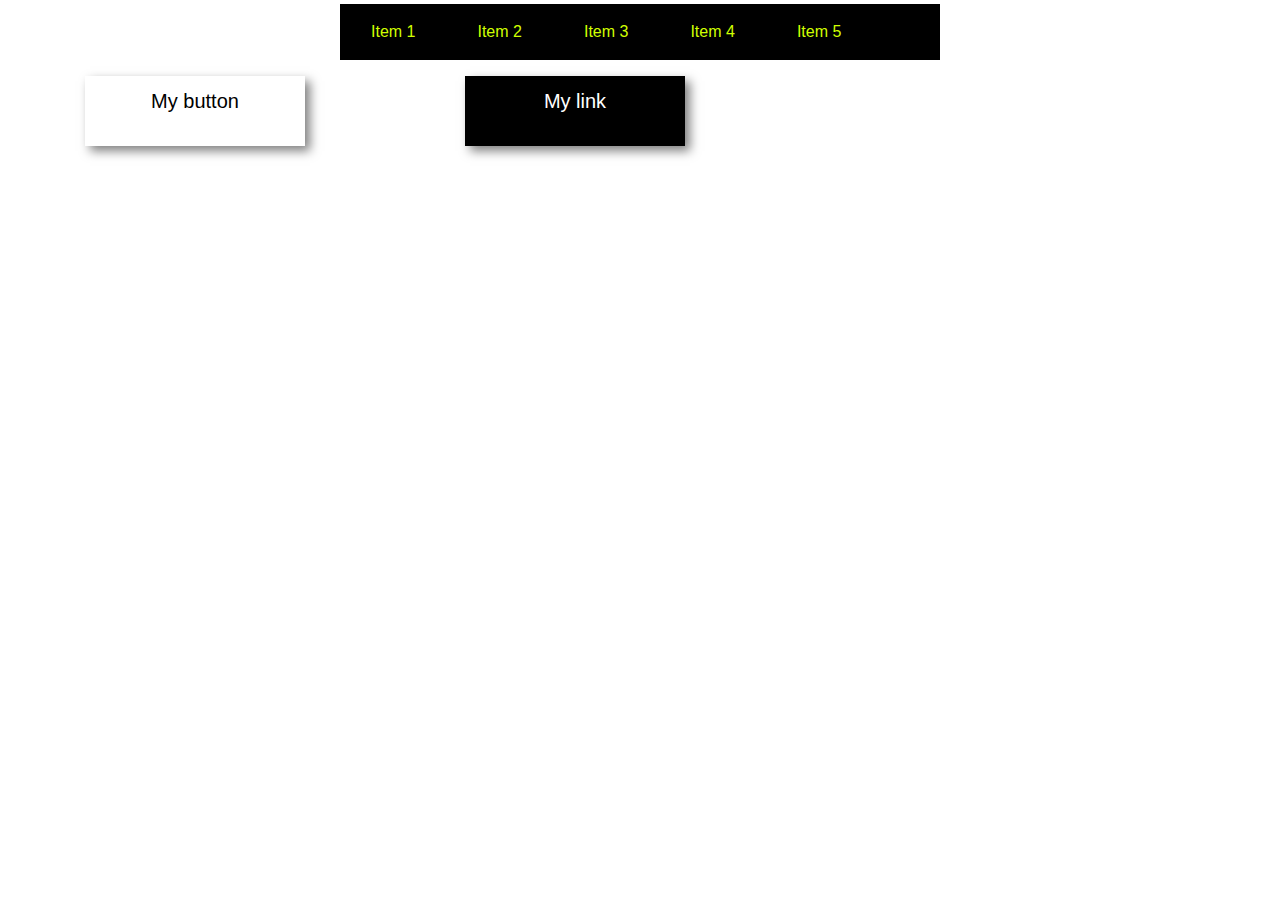
<file: index.html>
<!DOCTYPE html>
<html lang="en">
<head>
    <meta charset="UTF-8">
    <title>lesson 19</title>
    <link rel="stylesheet" href="css/main.css">
    <link rel="stylesheet" href="css/bootstrap.css">
</head>
<body>
<header>
    <ul class="nav my-1">
        <li class="nav-item">
            <a href="#" class="nav-link">Item 1</a>
        </li>
        <li class="nav-item">
            <a href="#" class="nav-link">Item 2</a>
        </li>
        <li class="nav-item">
            <a href="#" class="nav-link">Item 3</a>
        </li>
        <li class="nav-item">
            <a href="#" class="nav-link">Item 4</a>
        </li>
        <li class="nav-item">
            <a href="#" class="nav-link">Item 5</a>
        </li>
    </ul>
</header>
<div class="container">
    <div class="row my-3">
        <div class="col-md-4">
            <div class="my-btn">
                My button
            </div>
        </div>
        <div class="col-md-4">
            <a href="#" class="my-link">My link</a>
        </div>
    </div>
</div>













<script src="js/popper.min.js"></script>
<script src="js/jquery-3.3.1.slim.min.js"></script>
<script src="js/bootstrap.js"></script>
</body>
</html>
</file>
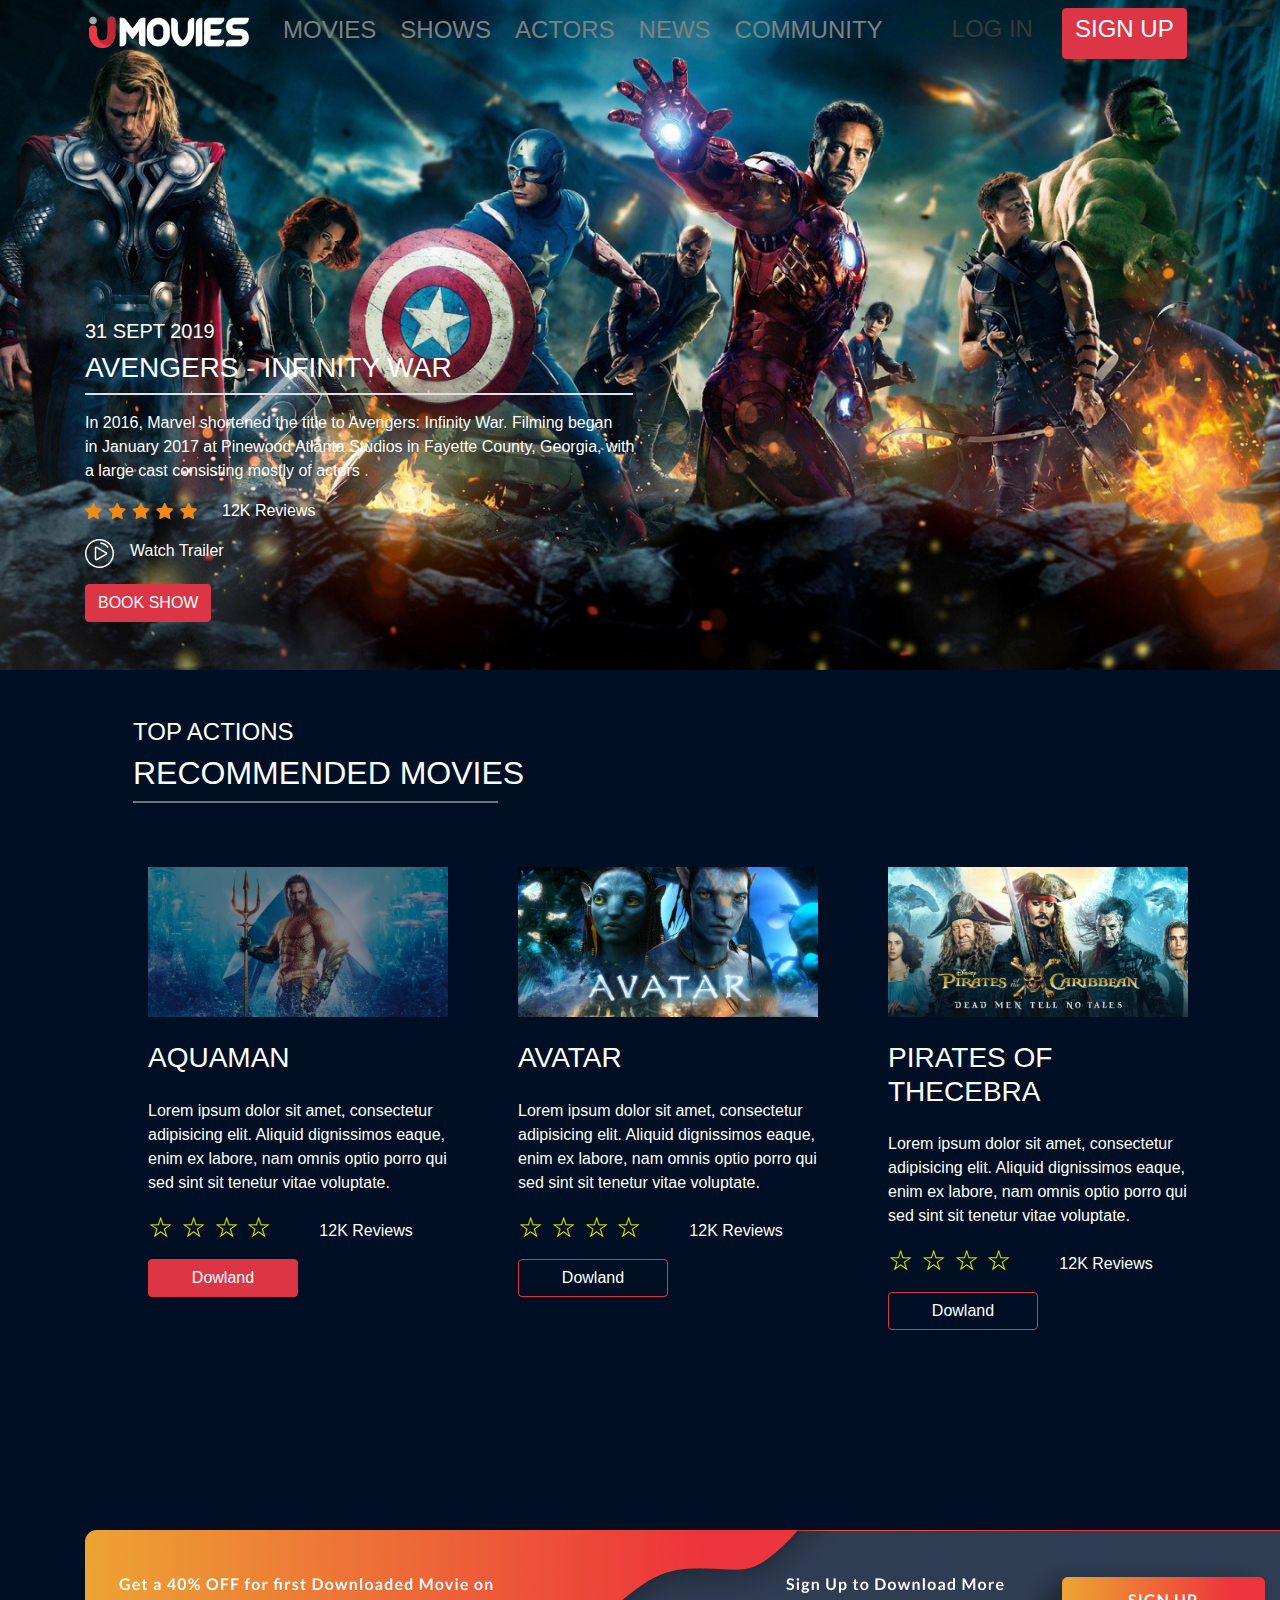
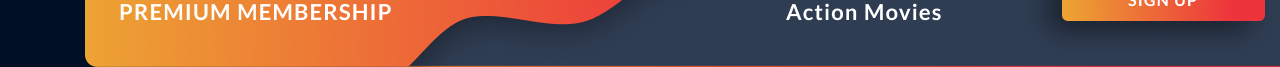
<file: homework.html>
<!DOCTYPE html>
<html lang="en">
<head>
    <meta charset="UTF-8">
    <title>lesson 19</title>
    <link rel="stylesheet" href="css/homework.css">
    <link rel="stylesheet" href="css/bootstrap.css">
</head>
<body style="background-color: #010F25">
<div class="RASIM">
<nav class="navbar navbar-expand-lg">
    <div class="container">
        <div class="collapse navbar-collapse" id="navbarNavDropdown">
            <ul class="navbar-nav">
                <h6><img src="images/Logo.png" alt="" class="mt-1"></h6>
                <li class="nav-item active ml-3">
                    <a class="nav-link ml-2" href="#"><h4>MOVIES</h4><span class="sr-only">(current)</span></a>
                </li>
                <li class="nav-item">
                    <a class="nav-link ml-2" href="#"><h4>SHOWS</h4></a>
                </li>
                <li class="nav-item">
                    <a class="nav-link  ml-2" href="#"><h4>ACTORS</h4></a>
                </li>
                <li class="nav-item">
                    <a class="nav-link ml-2" href="#"><h4>NEWS</h4></a>
                </li>
                <li class="nav-item">
                    <a class="nav-link  ml-2" href="#"><h4>COMMUNITY</h4></a>
                </li>
                <div class="d-flex justify-content-end">
                    <li class="nav-item">
                        <button type="button" class="btn text-dark  ml-5"><h4>LOG IN</h4></button>
                    </li>
                    <li class="nav-item">
                        <button type="button" class="btn btn-danger text-white  ml-3"><h4>SIGN UP</h4></button>
                    </li>
                </div>
            </ul>
        </div>
    </div>
</nav>
<div class="ere">
<div class="container">
    <div class="row">
        <div class="col-md-8 col-4">
            <h5 class="text-white">31 SEPT 2019</h5>
            <h3 class="text-white">AVENGERS - INFINITY WAR</h3>
            <div class="border w-75"></div>
            <p class="text-white mt-3">In 2016, Marvel shortened the title to Avengers: Infinity War. Filming began <br> in
                January 2017 at Pinewood Atlanta Studios in Fayette County, Georgia, with <br> a large cast consisting mostly
                of actors .</p>
            <div class="d-flex">
                <p><img src="images/yulduz.png" alt=""></p>
                <p class="text-white ml-4">12K Reviews</p>
            </div>
            <div class="d-flex">
                <p><img src="images/play-button%20(3)%20(2).png" alt=""></p>
                <p class="text-white ml-3">Watch Trailer</p>
            </div>
            <button type="button" class="btn btn-danger">BOOK SHOW</button>
        </div>
    </div>
</div>
</div>
    <br>
    <br>
</div>
<div class="container">
    <div class="row">
        <div class="col-md-8 col-12">
            <h4 class="text-white ml-5 mt-5">TOP ACTIONS</h4>
            <h2 class="text-white ml-5">RECOMMENDED MOVIES</h2>
            <div class="border ml-5 w-50 border-secondary"></div></p>
        </div>
    </div>
</div>

<div class="container d-flex mt-5 text-white">
    <div class="col-md-4 col-12">
    <div class="card ml-5" style="width: 300px;background-color: #010F25;border: darkblue">
        <div class="ggg">
            <img src="images/Bitmap%20(1).png" alt="" width="300">
        </div>
        <h3 class="my-4">AQUAMAN</h3>
        <P>Lorem ipsum dolor sit amet, consectetur adipisicing elit. Aliquid dignissimos eaque, enim ex labore, nam
            omnis optio porro qui sed sint sit tenetur vitae voluptate.</P>
        <div class="d-flex">
            <h3 style="color: yellow"> &#9734     &#9734      &#9734     &#9734</h3>
            <p class="mt-2 ml-5">12K Reviews</p>
        </div>
        <div class="ddd">
            <button type="button" class="btn border dropdown-togglet w-50 text-white bg-danger border-danger">
                Dowland
            </button>
        </div>
    </div>
    </div>
    <div class="col-md-4 col-12">
    <div class="card ml-5" style="width: 300px;background-color: #010F25;border: darkblue;">
        <img src="images/Bitmap%20(2).png" alt="" width="300">
        <h3 class="my-4">AVATAR</h3>
        <P>Lorem ipsum dolor sit amet, consectetur adipisicing elit. Aliquid dignissimos eaque, enim ex labore, nam
            omnis optio porro qui sed sint sit tenetur vitae voluptate.</P>
        <div class="d-flex">
            <h3 style="color: yellow"> &#9734     &#9734      &#9734     &#9734</h3>
            <p class="mt-2 ml-5">12K Reviews</p>
        </div>
        <div class="ddd">
            <button type="button" class="btn border dropdown-togglet w-50 text-white border-danger">
                Dowland
            </button>
        </div>
    </div>
    </div>
    <div class="col-md-4 col-12">
    <div class="card ml-5" style="width: 300px;background-color: #010F25;border: darkblue">
        <img src="images/Bitmap%20(3).png" alt="" width="300">
        <span class="icon icon-loupe"></span>
        <h3 class="my-4">PIRATES OF THECEBRA</h3>
        <P>Lorem ipsum dolor sit amet, consectetur adipisicing elit. Aliquid dignissimos eaque, enim ex labore, nam
            omnis optio porro qui sed sint sit tenetur vitae voluptate.</P>
        <div class="jjj">
            <div class="d-flex">
                <h3 style="color: yellow"> &#9734     &#9734      &#9734     &#9734</h3>
                <p class="mt-2 ml-5">12K Reviews</p>
            </div>
        </div>
        <div class="ddd">
            <button type="button" class="btn border dropdown-togglet w-50 text-white border-danger">
                Dowland
            </button>
        </div>
    </div>
    </div>
</div>



<div class="container" style="margin-top: 200px">
    <div>
        <img src="images/Group%2014%20(1).png" alt="">
    </div>
</div>

<script src="js/popper.min.js"></script>
<script src="js/jquery-3.3.1.slim.min.js"></script>
<script src="js/bootstrap.js"></script>
</body>
</html>
</file>
<file: css/main.css>
* {
  margin: 0;
  padding: 0; }

.container .my-btn, .container .my-link {
  width: 220px;
  height: 70px;
  box-shadow: 5px 5px 10px rgba(0, 0, 0, 0.5);
  display: inline-block;
  padding: 10px 20px;
  font-size: 20px;
  text-align: center;
  color: black; }
  .container .my-btn:hover, .container .my-link:hover {
    text-decoration: none;
    background-color: red; }

.container .my-link {
  background-color: black;
  color: white; }

header .nav {
  width: 600px;
  background-color: black;
  margin: 0 auto; }
  header .nav .nav-item {
    padding: 8px 15px; }
    header .nav .nav-item:hover {
      background-color: orangered; }
    header .nav .nav-item .nav-link {
      color: #d0ff00; }

body {
  height: 100vh;
  background-repeat: no-repeat;
  background-position: center center; }

/*# sourceMappingURL=main.css.map */
</file>
<file: css/homework.css>
.ddd:hover button {
  background-color: #DC3545; }

.icon-loupe {
  mask-image: url("../images/loupe.svg");
  -webkit-mask-image: url("../images/loupe.svg");
  background-color: white; }

.btn:hover {
  background-color: #DC3545;
  color: white; }

.ere {
  margin-top: 250px; }

.RASIM {
  background-image: url("../images/Bitmap (5).png");
  background-size: 100%; }

.navbar .navbar-nav .nav-item .nav-link {
  color: gray; }
  .navbar .navbar-nav .nav-item .nav-link:hover {
    color: white; }

/*# sourceMappingURL=homework.css.map */
</file>
